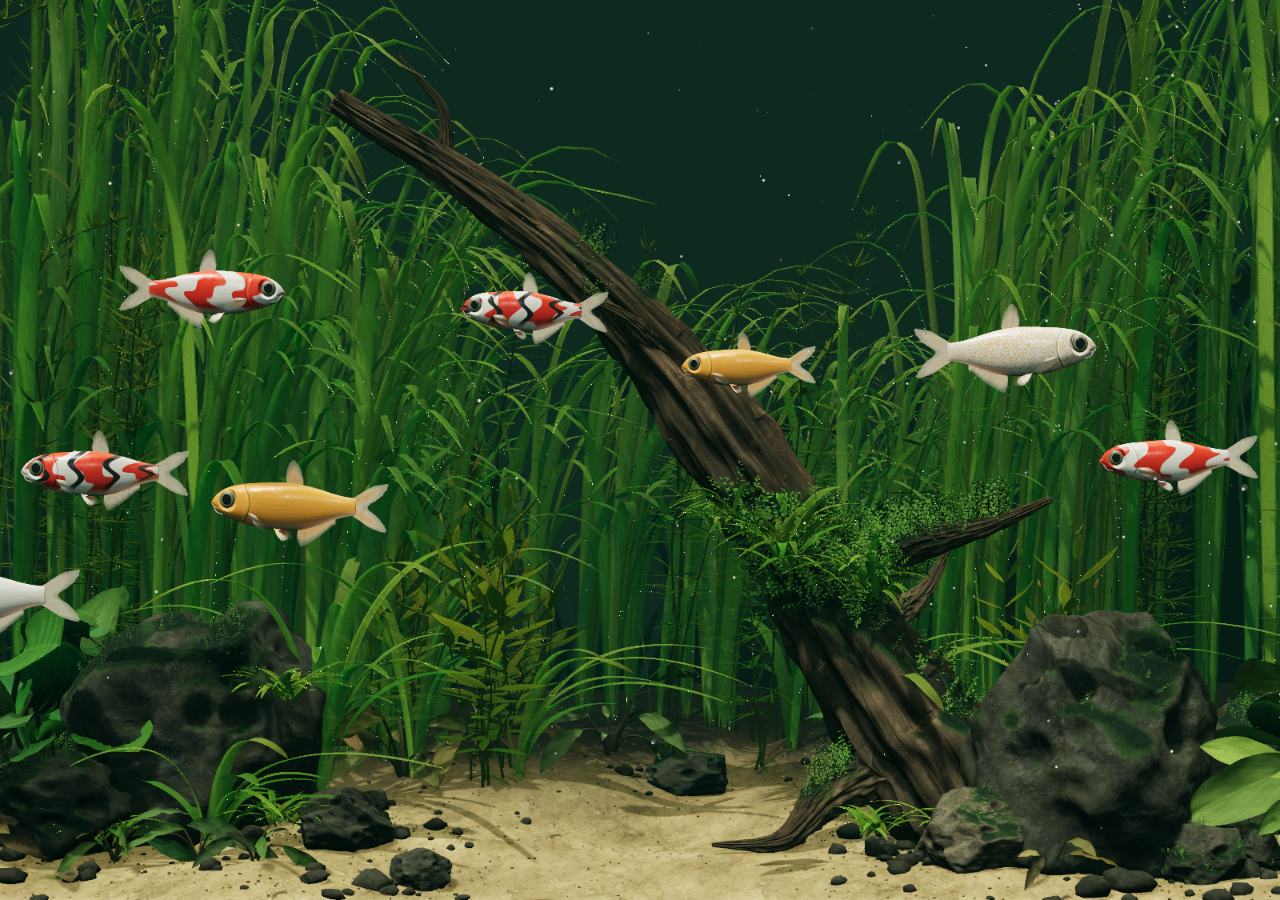
<file: scenes/riverscape/wallpaper.html>
<!doctype html>
<html lang="en" data-fit="fill" data-motion="host">
  <head>
    <meta charset="UTF-8" />
    <meta name="viewport" content="width=device-width, initial-scale=1" />
    <meta name="theme-color" content="#080e0c" />
    <meta
      name="description"
      content="The living freshwater aquascape, framed to fill a screen as a desktop wallpaper."
    />
    <title>Riverscape • Desktop Habitats wallpaper</title>
    <link rel="icon" href="data:," />
    <link rel="stylesheet" href="style.css" />
    <script type="importmap">
      {
        "imports": {
          "three": "../../vendor/three.module.js"
        }
      }
    </script>
  </head>
  <body>
    <main id="habitat" aria-label="Interactive freshwater aquarium">
      <canvas id="scene" tabindex="-1"></canvas>
      <div id="loading" aria-hidden="true"></div>
    </main>
    <script type="module" src="src/main.js"></script>
  </body>
</html>
</file>
<file: scenes/riverscape/style.css>
:root {
  color-scheme: dark;
  background: #080e0c;
}
* {
  box-sizing: border-box;
}
body {
  margin: 0;
  min-height: 100vh;
  display: grid;
  place-items: center;
  overflow: hidden;
}
main {
  position: relative;
  width: 100vw;
  height: min(100vh, 52.113vw);
  background: #050b08;
  overflow: hidden;
}
canvas {
  display: block;
  width: 100%;
  height: 100%;
  outline: none;
}
[data-fit="fill"] main {
  height: 100vh;
}
#habitat:fullscreen canvas {
  position: absolute;
  top: 50%;
  height: min(100%, 52.113vw);
  transform: translateY(-50%);
}
[hidden] {
  display: none !important;
}
#loading {
  position: absolute;
  inset: 0;
  background: #080e0c;
  pointer-events: none;
  transition: opacity 0.8s;
}
@media (prefers-reduced-motion: reduce) {
  #loading {
    transition: none;
  }
}

.site-link { position: fixed; right: 18px; top: 14px; z-index: 5; color: rgba(245,224,180,.9); font: 600 13px/1.2 system-ui,sans-serif; letter-spacing: .04em; text-decoration: none; text-shadow: 0 1px 8px #000; }
.site-link:hover { color: #fff; }
</file>
